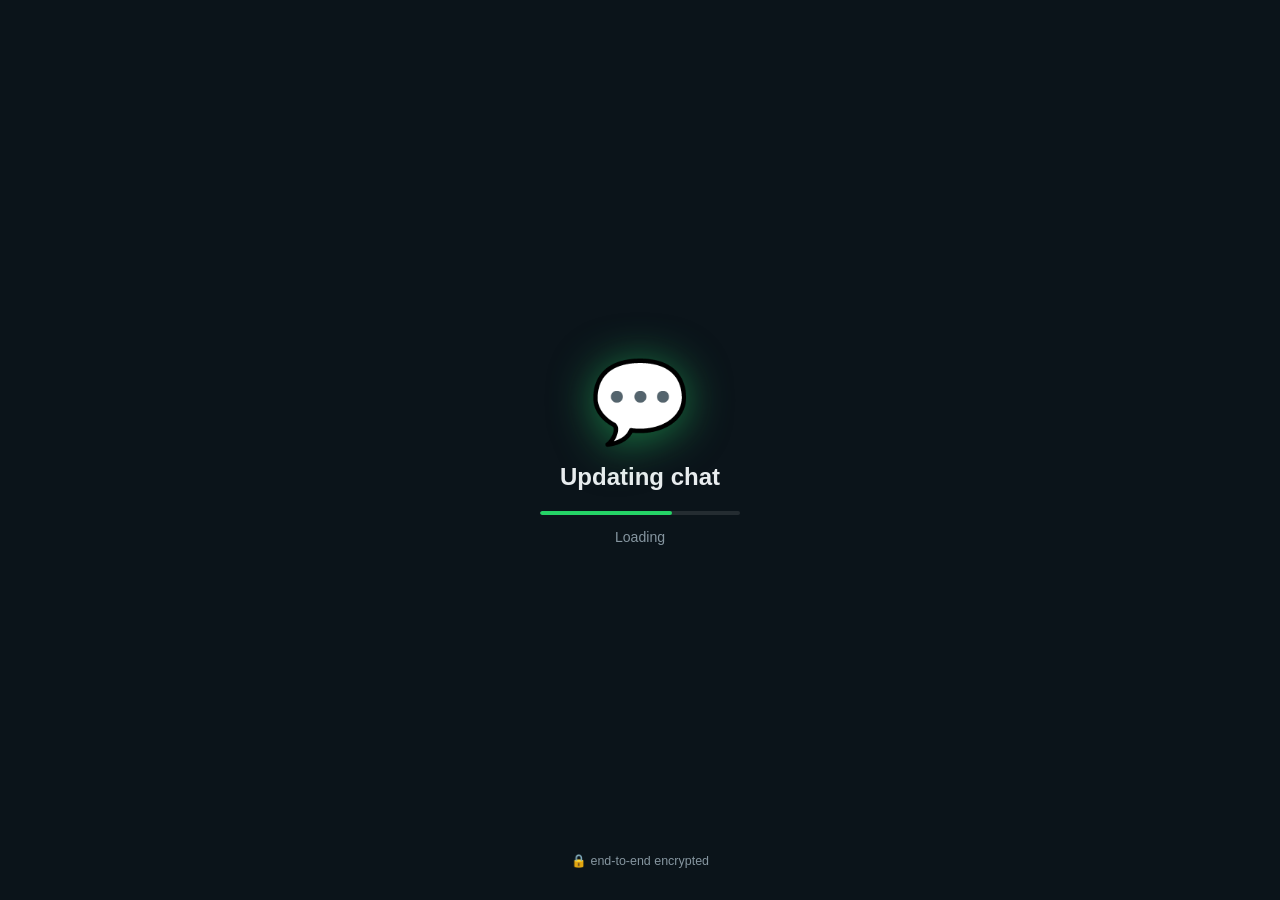
<file: index.html>
<!DOCTYPE html>
<html lang="en">
<head>
  <meta charset="UTF-8" />
  <meta name="viewport" content="width=device-width, initial-scale=1.0" />
  <title>💬 Message for Ali</title>
  <link rel="stylesheet" href="style.css" />
  <!-- Preload sticker images so they appear instantly when chat reaches them -->
  <link rel="preload" as="image" href="https://github.com/user-attachments/assets/847194f1-748a-4dfa-9ca0-f5328ce6ecf7" />
  <link rel="preload" as="image" href="https://github.com/user-attachments/assets/d14a392f-0828-4423-8d50-cc61574e3d60" />
  <link rel="preload" as="image" href="https://github.com/user-attachments/assets/defd0182-a554-49e9-93d9-e1cb6c261ad3" />
  <link rel="preload" as="image" href="https://github.com/user-attachments/assets/c2ef7183-c644-40ca-9ba3-e1e8f029cf87" />
</head>
<body>

  <!-- ==================== LOADING SCREEN ==================== -->
  <div id="wa-loading" aria-label="Loading chat">
    <div class="wa-load-logo">💬</div>
    <div class="wa-load-name">Updating chat</div>
    <div class="wa-load-bar"><div id="wa-load-progress"></div></div>
    <p class="wa-load-hint">Loading<span class="wa-load-dots"></span></p>
    <p class="wa-load-footer">🔒 end-to-end encrypted</p>
  </div>

  <!-- ==================== WHATSAPP CHAT APP ==================== -->
  <div id="wa-app" aria-hidden="true">

    <!-- Chat header -->
    <header id="wa-header">
      <div class="wa-header-left">
        <div class="wa-avatar">💙</div>
        <div class="wa-header-info">
          <div class="wa-header-name">Cестрëнка</div>
          <div id="wa-header-status" class="wa-header-status">online</div>
        </div>
      </div>
      <div class="wa-header-icons">
        <a href="https://www.pinterest.com" target="_blank" rel="noopener noreferrer"
           class="wa-header-icon-link" aria-label="Search / Pinterest">🔍</a>
        <a href="https://discord.com" target="_blank" rel="noopener noreferrer"
           class="wa-header-icon-link" aria-label="Call / Discord">📞</a>
        <!-- Unlock icons — revealed progressively as the chat advances -->
        <a id="hdr-map-icon"   href="map.html"   hidden class="wa-header-icon-link header-unlock-icon" aria-label="Map">✈️</a>
        <a id="hdr-chess-icon" href="chess.html" hidden class="wa-header-icon-link header-unlock-icon" aria-label="Chess">♟️</a>
        <span id="hdr-dino-icon" hidden class="wa-header-icon-link header-unlock-icon" style="cursor:pointer" aria-label="Dino game">🦕</span>
        <button id="wa-menu-btn" aria-label="Menu" aria-haspopup="true" aria-expanded="false">⋮</button>
        <!-- Dropdown sits inside .wa-header-icons for relative positioning -->
        <div id="wa-menu-dropdown" hidden role="menu">
          <a href="map.html" role="menuitem" class="wa-menu-item">🗺️ Map</a>
          <a href="chess.html" role="menuitem" class="wa-menu-item">♟️ Chess Game</a>
        </div>
      </div>
    </header>

    <!-- Messages area -->
    <div id="chat-window">
      <div id="chat-messages">
        <div class="wa-date-chip">Today</div>
        <!-- Messages injected by script.js -->

        <!-- Typing indicator — always sits at the bottom of the list -->
        <div id="typing-indicator" class="wa-msg received" style="display:none"
             aria-live="polite" aria-label="Your friends are typing">
          <div class="typing-bubble">
            <span class="typing-dot"></span>
            <span class="typing-dot"></span>
            <span class="typing-dot"></span>
          </div>
        </div>
      </div>
    </div>

    <!-- Fake input bar (acts as tap-to-continue) -->
    <div id="wa-input-bar">
      <button class="wa-emoji-btn" aria-label="Emoji" tabindex="-1">😊</button>
      <div id="wa-tap-hint" class="wa-tap-hint" role="button" tabindex="0"
           aria-label="Tap to continue">Type a message</div>
      <button class="wa-send-btn locked" id="wa-send-btn" aria-label="Continue">
        <svg viewBox="0 0 24 24" width="22" height="22" aria-hidden="true">
          <path fill="currentColor"
            d="M1.101 21.757L23.8 12.028 1.101 2.3l.011 7.912 13.623 1.816-13.623 1.817z"/>
        </svg>
      </button>
    </div>

  </div><!-- /#wa-app -->

  <!-- Confetti container (unchanged) -->
  <div id="confetti-container" aria-hidden="true"></div>

  <!-- Flying plane overlay — launched when plane bubble appears -->
  <div id="flying-plane" hidden aria-hidden="true">✈️</div>

  <!-- Spotify floating mini-player (top-right, ombre border) -->
  <div id="spotify-float">
    <iframe
      src="https://open.spotify.com/embed/album/76V9WMm2cXFd2UPntSGV7A?utm_source=generator&autoplay=1"
      allow="autoplay; clipboard-write; encrypted-media; fullscreen; picture-in-picture"
      allowfullscreen
      title="French music">
    </iframe>
  </div>

  <!-- Dino game — walks in from right after all messages are done -->
  <div id="dino-overlay" hidden>
    <canvas id="dino-canvas"></canvas>
  </div>

  <script src="script.js"></script>
</body>
</html>
</file>
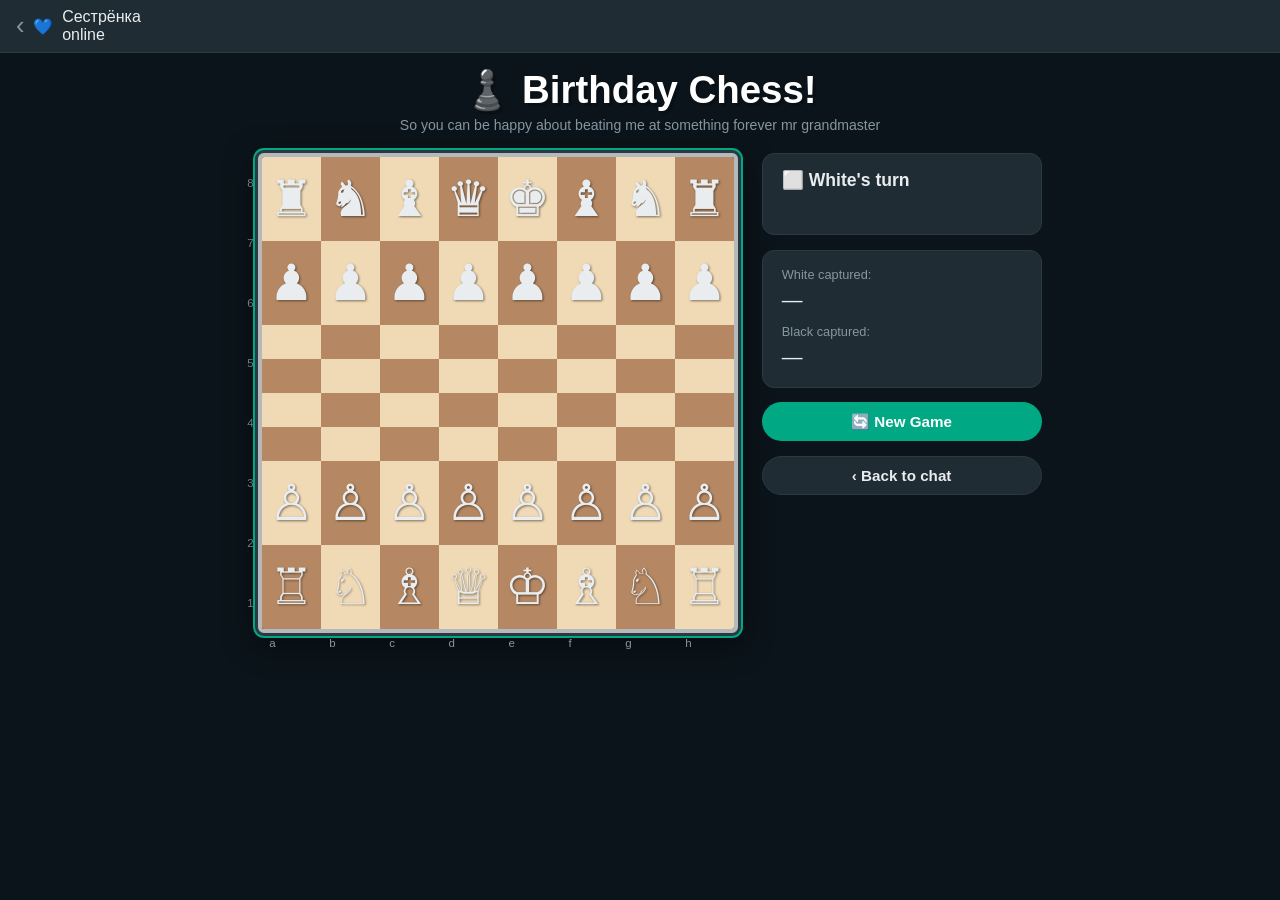
<file: chess.html>
<!DOCTYPE html>
<html lang="en">
<head>
  <meta charset="UTF-8" />
  <meta name="viewport" content="width=device-width, initial-scale=1.0" />
  <title>Chess ♟️ — Ali's Birthday</title>
  <style>
    *, *::before, *::after { box-sizing: border-box; margin: 0; padding: 0; }

    body {
      font-family: 'Segoe UI', Tahoma, Geneva, Verdana, sans-serif;
      min-height: 100vh;
      background: #0b141a;
      color: #e9edef;
      display: flex;
      flex-direction: column;
      align-items: center;
      padding: 4.2rem 1rem 3rem;
      overflow-x: hidden;
    }

    h1 {
      font-size: clamp(1.4rem, 4vw, 2.4rem);
      font-weight: 900;
      color: #fff;
      text-shadow: 3px 3px 0 rgba(0,0,0,0.18);
      text-align: center;
      margin-bottom: 0.25rem;
      animation: wobble 0.9s infinite;
    }

    @keyframes wobble {
      0%, 100% { transform: rotate(-1.5deg); }
      50%       { transform: rotate(1.5deg); }
    }

    /* ---- WA PAGE HEADER ---- */
    .wa-page-header {
      position: fixed;
      top: 0; left: 0; right: 0;
      z-index: 200;
      background: #1f2c34;
      border-bottom: 1px solid #2a3942;
      display: flex;
      align-items: center;
      padding: 0.5rem 1rem;
      gap: 0.65rem;
    }
    .wa-back-link {
      display: flex;
      align-items: center;
      gap: 0.55rem;
      text-decoration: none;
      color: #e9edef;
    }
    .wa-back-link:hover .wa-back-arrow { color: #00a884; }
    .wa-back-arrow { font-size: 1.6rem; color: #8696a0; line-height: 1; flex-shrink: 0; }
    .wa-page-avatar {
      width: 36px; height: 36px;
      border-radius: 50%;
      background: #2a3942;
      display: flex; align-items: center; justify-content: center;
      font-size: 1.15rem;
      border: 2px solid #00a884;
      flex-shrink: 0;
    }
    .wa-page-name   { font-size: 0.93rem; font-weight: 600; color: #e9edef; }
    .wa-page-status { font-size: 0.72rem; color: #00a884; }

    .page-subtitle {
      font-size: 0.88rem;
      color: #8696a0;
      margin-bottom: 1.25rem;
      text-align: center;
    }

    /* ---- GAME CONTAINER ---- */
    #game-container {
      display: flex;
      flex-wrap: wrap;
      gap: 1.5rem;
      align-items: flex-start;
      justify-content: center;
      width: 100%;
      max-width: 860px;
    }

    /* ---- BOARD ---- */
    #board-outer {
      display: flex;
      flex-direction: column;
      align-items: flex-start;
      gap: 0;
    }

    #board-and-files {
      display: flex;
      flex-direction: column;
    }

    #board-row {
      display: flex;
      align-items: stretch;
    }

    #rank-labels {
      display: flex;
      flex-direction: column;
      justify-content: space-around;
      width: 1.2rem;
      font-size: 0.72rem;
      color: #8696a0;
      padding-right: 4px;
      text-align: right;
    }

    #board {
      display: grid;
      grid-template-columns: repeat(8, 1fr);
      width: min(92vw, 480px);
      height: min(92vw, 480px);
      border: 4px solid rgba(255,255,255,0.7);
      border-radius: 6px;
      overflow: hidden;
      box-shadow: 0 0 0 3px #2a3942, 0 0 0 5px #00a884, 0 8px 32px rgba(0,0,0,0.55);
      flex-shrink: 0;
    }

    #file-labels {
      display: flex;
      justify-content: space-around;
      width: min(92vw, 480px);
      font-size: 0.72rem;
      color: #8696a0;
      margin-top: 4px;
      padding-left: 4px;
    }

    /* ---- SQUARES ---- */
    .sq {
      position: relative;
      display: flex;
      align-items: center;
      justify-content: center;
      cursor: pointer;
      user-select: none;
      /* font-size controlled by JS or CSS below */
    }

    .sq .piece {
      font-size: min(9.5vw, 50px);
      line-height: 1;
      display: block;
      pointer-events: none;
      filter: drop-shadow(1px 1px 1px rgba(0,0,0,0.5));
    }

    .lt { background: #f0d9b5; }
    .dk { background: #b58863; }

    .sq.sel      { background: #f6f669 !important; }
    .sq.lm       { filter: brightness(1.25); }
    .sq.chk      { background: #e74040 !important; }

    /* Valid move: small dot for empty squares */
    .sq.vm::after {
      content: '';
      position: absolute;
      width: 32%;
      height: 32%;
      border-radius: 50%;
      background: rgba(20, 160, 20, 0.55);
      pointer-events: none;
    }

    /* Valid capture: ring around occupied square */
    .sq.cap-move::after {
      content: '';
      position: absolute;
      inset: 0;
      border-radius: 50%;
      border: 4px solid rgba(20, 160, 20, 0.65);
      pointer-events: none;
    }

    /* ---- SIDE PANEL ---- */
    #side-panel {
      display: flex;
      flex-direction: column;
      gap: 0.9rem;
      min-width: 200px;
      max-width: 280px;
      flex: 1;
    }

    .panel-card {
      background: #1f2c34;
      border: 1px solid #2a3942;
      border-radius: 12px;
      padding: 1rem 1.2rem;
    }

    #turn {
      font-size: 1.1rem;
      font-weight: 900;
      color: #e9edef;
    }

    #stat {
      font-size: 1rem;
      font-weight: 700;
      min-height: 1.4rem;
      margin-top: 0.3rem;
    }

    .cap-label {
      font-size: 0.8rem;
      color: #8696a0;
      margin-bottom: 0.2rem;
    }

    .cap-pieces {
      font-size: 1.3rem;
      line-height: 1.4;
      min-height: 1.6rem;
      letter-spacing: 1px;
    }

    /* ---- PANEL BUTTONS ---- */
    .btn {
      padding: 0.65rem 1.4rem;
      border-radius: 999px;
      border: none;
      font-size: 0.95rem;
      font-weight: 700;
      cursor: pointer;
      text-align: center;
      text-decoration: none;
      display: inline-block;
      transition: transform 0.15s, box-shadow 0.15s;
    }
    .btn:hover  { transform: scale(1.06); box-shadow: 0 4px 16px rgba(0,0,0,0.2); }
    .btn:active { transform: scale(0.97); }

    #new-game-btn {
      background: #00a884;
      color: #fff;
      width: 100%;
    }

    #back-btn {
      background: #202c33;
      color: #e9edef;
      border: 1px solid #2a3942;
      width: 100%;
    }

    #map-btn {
      background: #005c4b;
      color: #e9edef;
      border: 1px solid #00a884;
      width: 100%;
    }

    /* ---- PROMO MODAL ---- */
    #promo-modal {
      position: fixed;
      inset: 0;
      background: rgba(0,0,0,0.7);
      z-index: 20000;
      display: flex;
      align-items: center;
      justify-content: center;
    }
    #promo-modal[hidden] { display: none; }

    #promo-box {
      background: #202c33;
      border-radius: 16px;
      padding: 2rem;
      text-align: center;
      box-shadow: 0 0 0 2px #2a3942, 0 0 0 4px #00a884, 0 8px 40px rgba(0,0,0,0.6);
    }

    #promo-box h3 { font-size: 1.3rem; color: #00a884; margin-bottom: 1rem; }
    #promo-box p  { font-size: 0.9rem; color: #8696a0; margin-bottom: 1rem; }

    #promo-choices {
      display: flex;
      gap: 0.75rem;
      justify-content: center;
      flex-wrap: wrap;
    }

    .promo-btn {
      font-size: 2rem;
      background: #1f2c34;
      border: 1px solid #2a3942;
      border-radius: 10px;
      padding: 0.5rem 0.75rem;
      cursor: pointer;
      transition: transform 0.15s, background 0.15s;
      color: #e9edef;
    }
    .promo-btn:hover { transform: scale(1.15); background: #2a3942; }

    /* ---- CONFETTI ---- */
    @keyframes confFall {
      0%   { transform: translateY(-20px) rotate(0deg);   opacity: 1; }
      100% { transform: translateY(110vh)  rotate(720deg); opacity: 0.2; }
    }

    /* ---- SPOTIFY FLOAT (matches index.html / style.css) ---- */
    @keyframes spotify-ombre {
      0%   { box-shadow: 0 0 0 3px #1db954; }
      25%  { box-shadow: 0 0 0 3px #ff4fa3; }
      50%  { box-shadow: 0 0 0 3px #ffe94f; }
      75%  { box-shadow: 0 0 0 3px #4ff0ff; }
      100% { box-shadow: 0 0 0 3px #1db954; }
    }
    #spotify-float {
      position: fixed;
      top: 58px; /* matches --wa-header-height */
      right: 0;
      width: 300px;
      z-index: 100;
      border-radius: 0 0 0 14px;
      overflow: hidden;
      animation: spotify-ombre 8s ease infinite;
    }
    #spotify-float iframe {
      display: block;
      width: 100%;
      height: 80px;
      border: none;
    }
  </style>
</head>
<body>

  <!-- Spotify floating mini-player — persists across pages -->
  <div id="spotify-float">
    <iframe
      src="https://open.spotify.com/embed/album/76V9WMm2cXFd2UPntSGV7A?utm_source=generator&autoplay=1"
      allow="autoplay; clipboard-write; encrypted-media; fullscreen; picture-in-picture"
      allowfullscreen
      title="French music">
    </iframe>
  </div>

  <!-- WA-style back header -->
  <header class="wa-page-header">
    <a href="index.html" class="wa-back-link" aria-label="Back to chat">
      
      <span class="wa-back-arrow">‹</span>
        <div class="wa-avatar">💙</div>
          <div class="wa-header-info">
          <div class="wa-header-name">Cестрëнка</div>
          <div id="wa-header-status" class="wa-header-status">online</div>
      </div>
    </a>
  </header>

  <h1>♟️ Birthday Chess!</h1>
  <p class="page-subtitle">So you can be happy about beating me at something forever mr grandmaster</p>

  <div id="game-container">

    <!-- BOARD -->
    <div id="board-outer">
      <div id="board-row">
        <div id="rank-labels"></div>
        <div id="board"></div>
      </div>
      <div id="file-labels"></div>
    </div>

    <!-- SIDE PANEL -->
    <div id="side-panel">

      <div class="panel-card">
        <div id="turn">⬜ White's turn</div>
        <div id="stat"></div>
      </div>

      <div class="panel-card">
        <div class="cap-label">White captured:</div>
        <div class="cap-pieces" id="cap-w">—</div>
        <div class="cap-label" style="margin-top:0.6rem">Black captured:</div>
        <div class="cap-pieces" id="cap-b">—</div>
      </div>

      <button id="new-game-btn" class="btn">🔄 New Game</button>
      <a href="index.html" id="back-btn" class="btn">‹ Back to chat</a>

    </div>
  </div>

  <!-- PAWN PROMOTION PICKER -->
  <div id="promo-modal" hidden>
    <div id="promo-box">
      <h3>👑 Pawn Promotion!</h3>
      <p>Choose which piece to promote to:</p>
      <div id="promo-choices"></div>
    </div>
  </div>

  <script>
    // ================================================================
    //  CHESS ENGINE
    // ================================================================

    // Unicode pieces
    const U = {
      Kw:'♔', Qw:'♕', Rw:'♖', Bw:'♗', Nw:'♘', Pw:'♙',
      Kb:'♚', Qb:'♛', Rb:'♜', Bb:'♝', Nb:'♞', Pb:'♟',
    };

    // State object
    let S;

    function newGame() {
      const b = Array.from({ length: 8 }, () => Array(8).fill(null));
      const back = ['R','N','B','Q','K','B','N','R'];
      for (let c = 0; c < 8; c++) {
        b[0][c] = { t: back[c], c: 'b' };
        b[1][c] = { t: 'P',     c: 'b' };
        b[6][c] = { t: 'P',     c: 'w' };
        b[7][c] = { t: back[c], c: 'w' };
      }
      S = {
        board:  b,
        turn:   'w',
        sel:    null,      // {r,c} selected square
        moves:  [],        // valid moves for selected piece
        ep:     null,      // en-passant target {r,c}
        castle: { w: { k: true, q: true }, b: { k: true, q: true } },
        last:   null,      // {fr,fc,tr,tc}
        status: 'play',    // 'play' | 'check' | 'mate' | 'stale'
        cap:    { w: [], b: [] },   // captured piece types per color
        promo:  null,      // pending promotion {fr,fc,tr,tc} or null
      };
      renderBoard();
      renderStatus();
    }

    // ---- Helpers ----
    const inB = (r, c) => r >= 0 && r < 8 && c >= 0 && c < 8;
    const opp = c => c === 'w' ? 'b' : 'w';
    const cln = b => b.map(row => row.map(p => p ? { ...p } : null));

    function kingPos(color, b) {
      for (let r = 0; r < 8; r++)
        for (let c = 0; c < 8; c++)
          if (b[r][c]?.t === 'K' && b[r][c]?.c === color) return { r, c };
      return null;
    }

    // Is square (r,c) attacked by any piece of byColor?
    function attacked(r, c, byColor, b) {
      // Pawns: white pawn at (r+1,c±1) attacks (r,c); black pawn at (r-1,c±1) attacks (r,c)
      const pr = byColor === 'w' ? r + 1 : r - 1;
      for (const dc of [-1, 1])
        if (inB(pr, c + dc) && b[pr][c + dc]?.t === 'P' && b[pr][c + dc]?.c === byColor) return true;

      // Knights
      for (const [dr, dc] of [[-2,-1],[-2,1],[-1,-2],[-1,2],[1,-2],[1,2],[2,-1],[2,1]])
        if (inB(r+dr, c+dc) && b[r+dr][c+dc]?.t === 'N' && b[r+dr][c+dc]?.c === byColor) return true;

      // Rook / Queen (straight lines)
      for (const [dr, dc] of [[0,1],[0,-1],[1,0],[-1,0]]) {
        let nr = r + dr, nc = c + dc;
        while (inB(nr, nc)) {
          if (b[nr][nc]) {
            if (b[nr][nc].c === byColor && 'RQ'.includes(b[nr][nc].t)) return true;
            break;
          }
          nr += dr; nc += dc;
        }
      }

      // Bishop / Queen (diagonals)
      for (const [dr, dc] of [[1,1],[1,-1],[-1,1],[-1,-1]]) {
        let nr = r + dr, nc = c + dc;
        while (inB(nr, nc)) {
          if (b[nr][nc]) {
            if (b[nr][nc].c === byColor && 'BQ'.includes(b[nr][nc].t)) return true;
            break;
          }
          nr += dr; nc += dc;
        }
      }

      // King
      for (const [dr, dc] of [[0,1],[0,-1],[1,0],[-1,0],[1,1],[1,-1],[-1,1],[-1,-1]])
        if (inB(r+dr, c+dc) && b[r+dr][c+dc]?.t === 'K' && b[r+dr][c+dc]?.c === byColor) return true;

      return false;
    }

    const inCheck = (color, b) => {
      const k = kingPos(color, b);
      return k ? attacked(k.r, k.c, opp(color), b) : false;
    };

    // Apply a move to board in-place; return array of captured pieces
    function applyMv(b, fr, fc, tr, tc, mv) {
      const p = b[fr][fc];
      const caps = [];

      if (mv.ep) {
        // Captured pawn is directly behind the destination square
        const cr = p.c === 'w' ? tr + 1 : tr - 1;
        if (b[cr][tc]) caps.push(b[cr][tc]);
        b[cr][tc] = null;
      } else if (b[tr][tc]) {
        caps.push(b[tr][tc]);
      }

      // Move rook for castling
      if (mv.ck) { b[fr][5] = b[fr][7]; b[fr][7] = null; } // kingside
      if (mv.cq) { b[fr][3] = b[fr][0]; b[fr][0] = null; } // queenside

      // Move piece (promotion handled separately if mv.promo exists)
      b[tr][tc] = mv.promo ? { t: mv.promo, c: p.c } : p;
      b[fr][fc] = null;

      return caps;
    }

    // Generate all legal moves for piece at (r,c)
    function legalMoves(r, c) {
      const { board, turn, ep, castle } = S;
      const p = board[r][c];
      if (!p || p.c !== turn) return [];

      const color  = p.c;
      const enemy  = opp(color);
      const result = [];

      // Try adding a move; test that it doesn't leave own king in check
      function tryAdd(tr, tc, extra = {}) {
        if (!inB(tr, tc)) return;
        if (board[tr][tc]?.c === color) return;
        const nb = cln(board);
        applyMv(nb, r, c, tr, tc, extra);
        if (!inCheck(color, nb)) result.push({ r: tr, c: tc, ...extra });
      }

      if (p.t === 'P') {
        const d  = color === 'w' ? -1 : 1;  // direction: white moves toward row 0
        const sr = color === 'w' ? 6 : 1;   // starting row
        const pr = color === 'w' ? 0 : 7;   // promotion row

        // Forward moves
        if (inB(r + d, c) && !board[r + d][c]) {
          if (r + d === pr) {
            // Will trigger promotion picker — mark with promo flag placeholder
            tryAdd(r + d, c, { needsPromo: true });
          } else {
            tryAdd(r + d, c);
            if (r === sr && inB(r + 2*d, c) && !board[r + 2*d][c])
              tryAdd(r + 2*d, c, { dp: true });
          }
        }

        // Diagonal captures
        for (const dc of [-1, 1]) {
          if (!inB(r + d, c + dc)) continue;
          const isCapture = board[r + d][c + dc]?.c === enemy;
          const isEP      = ep?.r === r + d && ep?.c === c + dc;
          if (isCapture || isEP) {
            if (r + d === pr) {
              tryAdd(r + d, c + dc, { ep: !!isEP, needsPromo: true });
            } else {
              tryAdd(r + d, c + dc, { ep: !!isEP });
            }
          }
        }

      } else if (p.t === 'N') {
        for (const [dr, dc] of [[-2,-1],[-2,1],[-1,-2],[-1,2],[1,-2],[1,2],[2,-1],[2,1]])
          tryAdd(r + dr, c + dc);

      } else if ('BRQ'.includes(p.t)) {
        const dirs =
          p.t === 'B' ? [[1,1],[1,-1],[-1,1],[-1,-1]] :
          p.t === 'R' ? [[0,1],[0,-1],[1,0],[-1,0]]   :
                        [[0,1],[0,-1],[1,0],[-1,0],[1,1],[1,-1],[-1,1],[-1,-1]];
        for (const [dr, dc] of dirs) {
          let nr = r + dr, nc = c + dc;
          while (inB(nr, nc)) {
            if (board[nr][nc]?.c === color) break;
            tryAdd(nr, nc);
            if (board[nr][nc]) break; // blocked after capture
            nr += dr; nc += dc;
          }
        }

      } else if (p.t === 'K') {
        for (const [dr, dc] of [[0,1],[0,-1],[1,0],[-1,0],[1,1],[1,-1],[-1,1],[-1,-1]])
          tryAdd(r + dr, c + dc);

        // Castling (king must not currently be in check)
        const br = color === 'w' ? 7 : 0;
        if (r === br && c === 4 && !inCheck(color, board)) {
          // Kingside
          if (castle[color].k &&
              !board[br][5] && !board[br][6] &&
              board[br][7]?.t === 'R' && board[br][7]?.c === color &&
              !attacked(br, 5, enemy, board) &&
              !attacked(br, 6, enemy, board)) {
            const nb = cln(board);
            applyMv(nb, r, c, br, 6, { ck: true });
            if (!inCheck(color, nb)) result.push({ r: br, c: 6, ck: true });
          }
          // Queenside
          if (castle[color].q &&
              !board[br][1] && !board[br][2] && !board[br][3] &&
              board[br][0]?.t === 'R' && board[br][0]?.c === color &&
              !attacked(br, 3, enemy, board) &&
              !attacked(br, 2, enemy, board)) {
            const nb = cln(board);
            applyMv(nb, r, c, br, 2, { cq: true });
            if (!inCheck(color, nb)) result.push({ r: br, c: 2, cq: true });
          }
        }
      }

      return result;
    }

    function hasAnyMove(color) {
      for (let r = 0; r < 8; r++)
        for (let c = 0; c < 8; c++) {
          const saved = S.turn;
          S.turn = color; // temporarily set turn for legalMoves
          const mv = legalMoves(r, c);
          S.turn = saved;
          if (mv.length > 0) return true;
        }
      return false;
    }

    // Execute a full move (updates S)
    function doMove(fr, fc, mv, promoType) {
      const p     = S.board[fr][fc];
      const color = p.c;

      const finalMv = { ...mv };
      if (finalMv.needsPromo) {
        // Promotion: if promoType given, apply it; otherwise open picker
        if (!promoType) {
          S.promo = { fr, fc, tr: mv.r, tc: mv.c, mv };
          openPromoPicker(color);
          return;
        }
        finalMv.promo = promoType;
      }

      const caps = applyMv(S.board, fr, fc, mv.r, mv.c, finalMv);
      S.cap[color].push(...caps.map(x => x.t));

      // Update en passant
      S.ep = (p.t === 'P' && Math.abs(mv.r - fr) === 2)
        ? { r: (fr + mv.r) / 2, c: fc }
        : null;

      // Update castling rights
      if (p.t === 'K') { S.castle[color].k = false; S.castle[color].q = false; }
      if (p.t === 'R') {
        const br = color === 'w' ? 7 : 0;
        if (fr === br && fc === 0) S.castle[color].q = false;
        if (fr === br && fc === 7) S.castle[color].k = false;
      }
      // Castling rights lost if rook captured on its home square
      if (mv.r === 7 && mv.c === 0) S.castle.w.q = false;
      if (mv.r === 7 && mv.c === 7) S.castle.w.k = false;
      if (mv.r === 0 && mv.c === 0) S.castle.b.q = false;
      if (mv.r === 0 && mv.c === 7) S.castle.b.k = false;

      S.last  = { fr, fc, tr: mv.r, tc: mv.c };
      S.turn  = opp(color);
      S.sel   = null;
      S.moves = [];
      S.promo = null;

      // Game status
      const nc   = S.turn;
      const chk  = inCheck(nc, S.board);
      const has  = hasAnyMove(nc);
      S.status = !has ? (chk ? 'mate' : 'stale') : (chk ? 'check' : 'play');

      if (S.status === 'mate') spawnConfetti();

      renderBoard();
      renderStatus();
    }

    // ---- Promotion picker ----
    function openPromoPicker(color) {
      const modal   = document.getElementById('promo-modal');
      const choices = document.getElementById('promo-choices');
      choices.innerHTML = '';
      for (const t of ['Q', 'R', 'B', 'N']) {
        const btn = document.createElement('button');
        btn.className   = 'promo-btn';
        btn.textContent = U[t + color];
        btn.title       = { Q:'Queen', R:'Rook', B:'Bishop', N:'Knight' }[t];
        btn.addEventListener('click', () => {
          modal.setAttribute('hidden', '');
          const { fr, fc, mv } = S.promo;
          doMove(fr, fc, mv, t);
        });
        choices.appendChild(btn);
      }
      modal.removeAttribute('hidden');
    }

    // ----------------------------------------------------------------
    //  RENDER
    // ----------------------------------------------------------------
    function renderBoard() {
      const el = document.getElementById('board');
      el.innerHTML = '';

      for (let r = 0; r < 8; r++) {
        for (let c = 0; c < 8; c++) {
          const sq = document.createElement('div');
          sq.className  = 'sq ' + ((r + c) % 2 === 0 ? 'lt' : 'dk');
          sq.dataset.r  = r;
          sq.dataset.c  = c;

          // Highlight last move
          const lm = S.last;
          if (lm && ((lm.fr === r && lm.fc === c) || (lm.tr === r && lm.tc === c)))
            sq.classList.add('lm');

          // Selected piece
          if (S.sel?.r === r && S.sel?.c === c) sq.classList.add('sel');

          // Valid move destinations
          const isMv = S.moves.some(m => m.r === r && m.c === c);
          if (isMv)
            sq.classList.add(S.board[r][c] ? 'cap-move' : 'vm');

          // King in check / mate
          if (S.status === 'check' || S.status === 'mate') {
            const k = kingPos(S.turn, S.board);
            if (k?.r === r && k?.c === c) sq.classList.add('chk');
          }

          // Piece
          const p = S.board[r][c];
          if (p) {
            const sp = document.createElement('span');
            sp.className   = 'piece';
            sp.textContent = U[p.t + p.c];
            sq.appendChild(sp);
          }

          sq.addEventListener('click', onSqClick);
          el.appendChild(sq);
        }
      }

      // Rank labels (8 → 1 top to bottom)
      const rl = document.getElementById('rank-labels');
      rl.innerHTML = '';
      for (let r = 0; r < 8; r++) {
        const d = document.createElement('div');
        d.textContent = 8 - r;
        rl.appendChild(d);
      }

      // File labels (a → h left to right)
      const fl = document.getElementById('file-labels');
      fl.innerHTML = '';
      for (const f of 'abcdefgh') {
        const d = document.createElement('div');
        d.textContent = f;
        fl.appendChild(d);
      }
    }

    function onSqClick(e) {
      const sq = e.currentTarget;
      const r  = +sq.dataset.r;
      const c  = +sq.dataset.c;

      if (S.status === 'mate' || S.status === 'stale') return;
      if (S.promo) return; // promotion in progress

      if (S.sel) {
        const mv = S.moves.find(m => m.r === r && m.c === c);
        if (mv) { doMove(S.sel.r, S.sel.c, mv, null); return; }

        // Re-select a friendly piece
        if (S.board[r][c]?.c === S.turn) {
          S.sel   = { r, c };
          S.moves = legalMoves(r, c);
          renderBoard();
          return;
        }

        // Deselect
        S.sel = null; S.moves = [];
        renderBoard();
        return;
      }

      if (S.board[r][c]?.c === S.turn) {
        S.sel   = { r, c };
        S.moves = legalMoves(r, c);
        renderBoard();
      }
    }

    function renderStatus() {
      const turnEl = document.getElementById('turn');
      const statEl = document.getElementById('stat');
      const capWEl = document.getElementById('cap-w');
      const capBEl = document.getElementById('cap-b');

      const cn = S.turn === 'w' ? '⬜ White' : '⬛ Black';
      const wn = S.turn === 'w' ? '⬛ Black' : '⬜ White';

      if (S.status === 'mate') {
        turnEl.textContent = '🏆 CHECKMATE!';
        statEl.textContent = `${wn} wins! 🎉`;
        statEl.style.color = '#ffe94f';
      } else if (S.status === 'stale') {
        turnEl.textContent = '🤝 Stalemate!';
        statEl.textContent = "It's a draw!";
        statEl.style.color = '#4ff0ff';
      } else if (S.status === 'check') {
        turnEl.textContent = `${cn}'s turn`;
        statEl.textContent = '⚠️ CHECK!';
        statEl.style.color = '#ff6060';
      } else {
        turnEl.textContent = `${cn}'s turn`;
        statEl.textContent = '';
        statEl.style.color = '';
      }

      // Captured pieces — white captured black pieces, black captured white pieces
      capWEl.textContent = S.cap.w.map(t => U[t + 'b']).join('') || '—';
      capBEl.textContent = S.cap.b.map(t => U[t + 'w']).join('') || '—';
    }

    // ---- Confetti ----
    const CC = ['#ff4fa3','#ffe94f','#4ff0ff','#a84fff','#ff6b35','#7fff00'];
    function spawnConfetti() {
      for (let i = 0; i < 100; i++) {
        setTimeout(() => {
          const el = document.createElement('div');
          Object.assign(el.style, {
            position:        'fixed',
            left:            Math.random() * 100 + 'vw',
            top:             '-20px',
            width:           (6 + Math.random() * 10) + 'px',
            height:          (6 + Math.random() * 10) + 'px',
            backgroundColor: CC[Math.floor(Math.random() * CC.length)],
            borderRadius:    Math.random() > 0.5 ? '50%' : '2px',
            pointerEvents:   'none',
            zIndex:          '9999',
            animation:       `confFall ${2.5 + Math.random() * 3}s linear forwards`,
          });
          document.body.appendChild(el);
          setTimeout(() => el.remove(), 6000);
        }, Math.random() * 1500);
      }
    }

    // ---- Start ----
    document.getElementById('new-game-btn').addEventListener('click', newGame);
    newGame();
  </script>
</body>
</html>
</file>
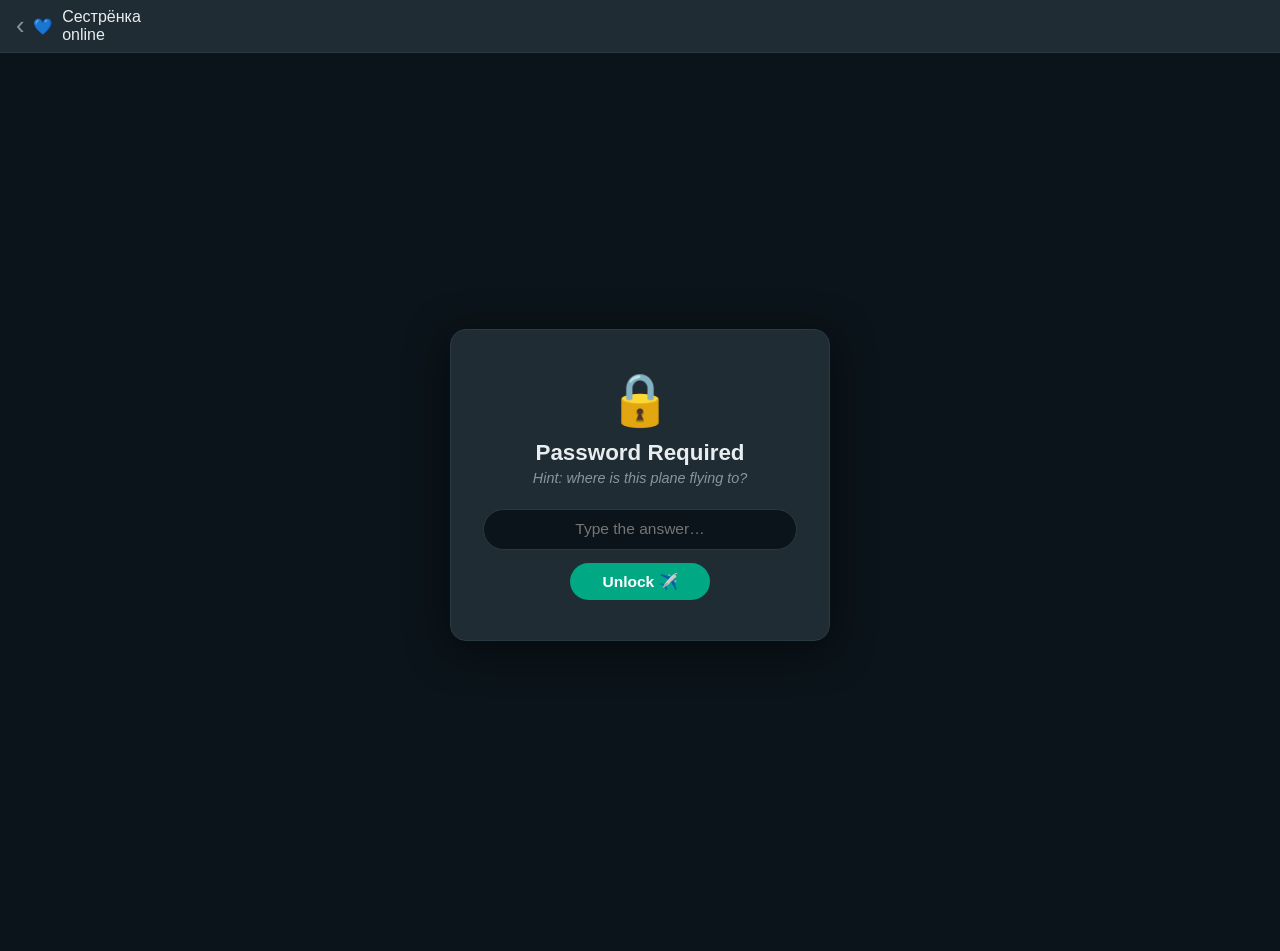
<file: map.html>
<!DOCTYPE html>
<html lang="en">
<head>
  <meta charset="UTF-8" />
  <meta name="viewport" content="width=device-width, initial-scale=1.0" />
  <title>Its a bird, its a plane, its flying all over the place </title>
  <style>
    *, *::before, *::after { box-sizing: border-box; margin: 0; padding: 0; }

    body {
      font-family: 'Segoe UI', Tahoma, Geneva, Verdana, sans-serif;
      min-height: 100vh;
      background: #0b141a;
      color: #e9edef;
      display: flex;
      flex-direction: column;
      align-items: center;
      padding: 4.2rem 1rem 3rem;
      overflow-x: hidden;
    }

    h1 {
      font-size: clamp(1.6rem, 5vw, 2.8rem);
      font-weight: 900;
      color: #fff;
      text-shadow: 3px 3px 0 rgba(0,0,0,0.18), -1px -1px 0 rgba(0,0,0,0.1);
      margin-bottom: 0.3rem;
      text-align: center;
      animation: wobble 0.9s infinite;
    }

    @keyframes wobble {
      0%, 100% { transform: rotate(-1.5deg); }
      50%       { transform: rotate(1.5deg); }
    }

    /* ---- WA PAGE HEADER ---- */
    .wa-page-header {
      position: fixed;
      top: 0; left: 0; right: 0;
      z-index: 200;
      background: #1f2c34;
      border-bottom: 1px solid #2a3942;
      display: flex;
      align-items: center;
      padding: 0.5rem 1rem;
      gap: 0.65rem;
    }
    .wa-back-link {
      display: flex;
      align-items: center;
      gap: 0.55rem;
      text-decoration: none;
      color: #e9edef;
    }
    .wa-back-link:hover .wa-back-arrow { color: #00a884; }
    .wa-back-arrow { font-size: 1.6rem; color: #8696a0; line-height: 1; flex-shrink: 0; }
    .wa-page-avatar {
      width: 36px; height: 36px;
      border-radius: 50%;
      background: #2a3942;
      display: flex; align-items: center; justify-content: center;
      font-size: 1.15rem;
      border: 2px solid #00a884;
      flex-shrink: 0;
    }
    .wa-page-name   { font-size: 0.93rem; font-weight: 600; color: #e9edef; }
    .wa-page-status { font-size: 0.72rem; color: #00a884; }

    .subtitle {
      font-size: 0.95rem;
      color: #8696a0;
      margin-bottom: 0.5rem;
      text-align: center;
    }

    .photo-hint {
      font-size: 0.87rem;
      color: #8696a0;
      background: rgba(255,255,255,0.05);
      border: 1px solid #2a3942;
      border-radius: 999px;
      padding: 0.3rem 1rem;
      margin-bottom: 1rem;
      text-align: center;
      animation: pulse-text 1.4s infinite alternate;
    }

    @keyframes pulse-text {
      from { opacity: 0.75; transform: scale(1); }
      to   { opacity: 1;    transform: scale(1.03); }
    }

    /* ---- MAP CONTAINER ---- */
    #map-wrap {
      position: relative;
      width: 100%;
      max-width: 760px;
      border-radius: 16px;
      overflow: hidden;
      box-shadow: 0 0 0 3px #2a3942, 0 0 0 5px #00a884, 0 8px 40px rgba(0,168,132,0.2);
    }

    #europe-map {
      display: block;
      width: 100%;
      height: auto;
    }

    /* Clickable photo-city dots in the SVG */
    .photo-city {
      cursor: pointer;
      transition: r 0.15s;
    }
    .photo-city:hover { filter: brightness(1.4); }

    /* Plane overlay div */
    #map-plane {
      position: absolute;
      font-size: 1.8rem;
      pointer-events: none;
      z-index: 10;
      top: 0;
      left: 0;
      transform: translate(-50%, -50%) rotate(0deg);
      filter: drop-shadow(0 2px 8px rgba(255,79,163,0.8));
      display: none;
    }

    /* ---- ROUTE INFO ---- */
    #route-info {
      display: flex;
      flex-wrap: wrap;
      align-items: center;
      justify-content: center;
      gap: 0.5rem;
      margin: 1.2rem 0 0.75rem;
      font-size: 0.95rem;
    }

    .route-stop {
      padding: 0.38rem 0.85rem;
      border-radius: 999px;
      border: 1px solid #2a3942;
      background: #202c33;
      color: #8696a0;
      opacity: 1;
      transition: border-color 0.5s, background 0.5s, color 0.5s;
    }

    .route-stop.active {
      border-color: #00a884;
      background: rgba(0,168,132,0.15);
      color: #e9edef;
      font-weight: 700;
      text-shadow: none;
    }

    .route-stop.done {
      border-color: #2a3942;
      background: transparent;
      color: #8696a0;
    }

    .route-arrow {
      color: #2a3942;
      font-size: 1.1rem;
    }

    /* ---- BUTTONS ---- */
    .btn-row {
      display: flex;
      gap: 0.75rem;
      flex-wrap: wrap;
      justify-content: center;
      margin-top: 1.2rem;
    }

    .btn {
      padding: 0.65rem 1.6rem;
      border-radius: 999px;
      border: none;
      font-size: 1rem;
      font-weight: 700;
      cursor: pointer;
      transition: transform 0.15s, box-shadow 0.15s;
      text-decoration: none;
      display: inline-flex;
      align-items: center;
    }
    .btn:hover  { transform: scale(1.06); box-shadow: 0 4px 20px rgba(0,0,0,0.2); }
    .btn:active { transform: scale(0.97); }

    .btn-ghost {
      background: #202c33;
      color: #e9edef;
      border: 1px solid #2a3942;
    }

    .btn-primary {
      background: #00a884;
      color: #fff;
    }

    .btn-chess {
      background: linear-gradient(135deg, #005c4b, #007a62);
      color: #e9edef;
      border: 1px solid #00a884;
    }

    .btn-geo {
      background: linear-gradient(135deg, #1a73e8, #0d47a1);
      color: #fff;
      border: 1px solid #1565c0;
    }
    #landing-msg {
      display: none;
      margin-top: 0.75rem;
      font-size: 1.1rem;
      font-weight: 700;
      color: #00a884;
      text-align: center;
      animation: pulse-text 1s infinite alternate;
    }

    /* ---- PHOTO MODAL ---- */
    #photo-modal {
      position: fixed;
      inset: 0;
      background: rgba(0,0,0,0.75);
      z-index: 10000;
      display: flex;
      align-items: center;
      justify-content: center;
      padding: 1rem;
      animation: fadeIn 0.25s ease;
    }
    #photo-modal[hidden] { display: none; }

    @keyframes fadeIn {
      from { opacity: 0; }
      to   { opacity: 1; }
    }

    .modal-box {
      background: #202c33;
      border-radius: 16px;
      padding: 2rem 1.75rem 1.75rem;
      max-width: 580px;
      width: 100%;
      max-height: 85vh;
      overflow-y: auto;
      position: relative;
      box-shadow: 0 0 0 2px #2a3942, 0 0 0 4px #00a884, 0 12px 60px rgba(0,0,0,0.6);
      animation: popIn 0.3s cubic-bezier(0.34,1.56,0.64,1);
    }

    @keyframes popIn {
      from { opacity: 0; transform: scale(0.75); }
      to   { opacity: 1; transform: scale(1); }
    }

    .modal-close {
      position: absolute;
      top: 0.85rem;
      right: 0.85rem;
      background: #00a884;
      border: none;
      border-radius: 50%;
      width: 2rem;
      height: 2rem;
      font-size: 1rem;
      cursor: pointer;
      color: #fff;
      font-weight: 900;
      line-height: 2rem;
      text-align: center;
      transition: transform 0.15s, background 0.15s;
    }
    .modal-close:hover { transform: scale(1.15); background: #008f72; }

    #modal-city-name {
      font-size: 1.4rem;
      font-weight: 900;
      color: #00a884;
      margin-bottom: 0.3rem;
    }

    #modal-city-desc {
      font-size: 0.9rem;
      color: #8696a0;
      margin-bottom: 1.1rem;
    }

    .photo-grid {
      display: grid;
      grid-template-columns: repeat(auto-fill, minmax(155px, 1fr));
      gap: 0.75rem;
    }

    .photo-slot {
      border-radius: 8px;
      overflow: hidden;
      border: 1px solid #2a3942;
      background: #1a2634;
      aspect-ratio: 4 / 3;
      display: flex;
      flex-direction: column;
    }

    .photo-slot img {
      width: 100%;
      flex: 1;
      object-fit: cover;
      display: block;
    }

    .photo-slot .photo-placeholder {
      flex: 1;
      display: flex;
      flex-direction: column;
      align-items: center;
      justify-content: center;
      color: #8696a0;
      font-size: 2rem;
      background: #0b141a;
    }

    .photo-slot .photo-placeholder small {
      font-size: 0.62rem;
      color: #8696a0;
      margin-top: 0.25rem;
      text-align: center;
      padding: 0 0.5rem;
    }

    .photo-slot .caption {
      font-size: 0.72rem;
      text-align: center;
      padding: 0.25rem 0.4rem;
      color: #8696a0;
      background: #1a2634;
      border-top: 1px solid #2a3942;
    }

    @keyframes confFall {
      0%   { transform: translateY(-20px) rotate(0deg); opacity: 1; }
      100% { transform: translateY(110vh) rotate(720deg); opacity: 0.2; }
    }

    /* ---- PASSWORD GATE ---- */
    #map-password-screen {
      min-height: calc(100vh - 4rem);
      display: flex;
      align-items: center;
      justify-content: center;
      width: 100%;
      padding: 2rem 1rem;
    }
    #map-password-box {
      background: #1f2c34;
      border: 1px solid #2a3942;
      border-radius: 16px;
      padding: 2.5rem 2rem;
      text-align: center;
      max-width: 380px;
      width: 100%;
      box-shadow: 0 8px 40px rgba(0,0,0,0.5);
    }
    .map-pw-lock  { font-size: 3.2rem; margin-bottom: 0.6rem; animation: wobble 0.9s infinite; }
    .map-pw-title { font-size: 1.4rem; font-weight: 800; margin-bottom: 0.3rem; color: #e9edef; }
    .map-pw-hint  { font-size: 0.9rem; color: #8696a0; margin-bottom: 1.4rem; }
    #map-password-input {
      width: 100%;
      padding: 0.65rem 1rem;
      border-radius: 99px;
      border: 1px solid #2a3942;
      background: #0b141a;
      color: #e9edef;
      font-size: 0.97rem;
      outline: none;
      margin-bottom: 0.85rem;
      text-align: center;
      transition: border-color 0.2s;
      font-family: inherit;
    }
    #map-password-input:focus { border-color: #00a884; }
    #map-password-submit {
      padding: 0.6rem 2rem;
      background: #00a884;
      border: none;
      border-radius: 99px;
      color: #fff;
      font-size: 0.97rem;
      font-weight: 700;
      cursor: pointer;
      transition: background 0.2s, transform 0.12s;
      font-family: inherit;
    }
    #map-password-submit:hover  { background: #25d366; transform: scale(1.04); }
    #map-password-submit:active { transform: scale(0.97); }
    #map-password-error {
      font-size: 0.87rem;
      color: #ff4fa3;
      margin-top: 0.65rem;
    }
    #map-password-error[hidden] { display: none; }
    #map-password-screen[hidden] { display: none !important; }
    #map-content[hidden] { display: none; }

    /* ---- SPOTIFY FLOAT (matches index.html / style.css) ---- */
    @keyframes spotify-ombre {
      0%   { box-shadow: 0 0 0 3px #1db954; }
      25%  { box-shadow: 0 0 0 3px #ff4fa3; }
      50%  { box-shadow: 0 0 0 3px #ffe94f; }
      75%  { box-shadow: 0 0 0 3px #4ff0ff; }
      100% { box-shadow: 0 0 0 3px #1db954; }
    }
    #spotify-float {
      position: fixed;
      top: 58px; /* matches --wa-header-height */
      right: 0;
      width: 300px;
      z-index: 100;
      border-radius: 0 0 0 14px;
      overflow: hidden;
      animation: spotify-ombre 8s ease infinite;
    }
    #spotify-float iframe {
      display: block;
      width: 100%;
      height: 80px;
      border: none;
    }
  </style>
</head>
<body>

  <!-- Spotify floating mini-player — persists across pages -->
  <div id="spotify-float">
    <iframe
      src="https://open.spotify.com/embed/album/76V9WMm2cXFd2UPntSGV7A?utm_source=generator&autoplay=1"
      allow="autoplay; clipboard-write; encrypted-media; fullscreen; picture-in-picture"
      allowfullscreen
      title="French music">
    </iframe>
  </div>

  <!-- WA-style back header -->
  <header class="wa-page-header">
    <a href="index.html" class="wa-back-link" aria-label="Back to chat">
      <span class="wa-back-arrow">‹</span>
          <div class="wa-avatar">💙</div>
          <div class="wa-header-info">
          <div class="wa-header-name">Cестрëнка</div>
          <div id="wa-header-status" class="wa-header-status">online</div>
      </div>
    </a>
  </header>

  <!-- ==================== PASSWORD GATE ==================== -->
  <div id="map-password-screen">
    <div id="map-password-box">
      <div class="map-pw-lock">🔒</div>
      <h2 class="map-pw-title">Password Required</h2>
      <p class="map-pw-hint"><em>Hint: where is this plane flying to?</em></p>
      <input id="map-password-input" type="text" placeholder="Type the answer…"
             autocomplete="off" spellcheck="false" aria-label="Password">
      <button id="map-password-submit">Unlock ✈️</button>
      <p id="map-password-error" hidden aria-live="polite">❌ Wrong password. Try again!</p>
    </div>
  </div>

  <!-- ==================== MAP CONTENT (hidden until unlocked) ==================== -->
  <div id="map-content" hidden>

  <h1>✈️ Its a bird, its a plane, its flying all over the place ✈️</h1>
  <p class="photo-hint">📸 Click on Berlin, Hannover, or Kraków to see memories!</p>

  <div id="map-wrap">
    <!--
      Projection: lon 4–24°E → x 0–700, lat 47–56°N → y 0–500
      projX(lon) = (lon-4)/20*700
      projY(lat) = (56-lat)/9*500

      Cities:
        Erlangen  11.0, 49.6 → 245, 356
        Bremen     8.8, 53.1 → 168, 161
        Kraków    19.9, 50.1 → 557, 328
        Katowice  19.0, 50.3 → 525, 317
        Berlin    13.4, 52.5 → 329, 194
        Hannover   9.7, 52.4 → 200, 200
    -->
    <svg id="europe-map" viewBox="0 0 700 500" xmlns="http://www.w3.org/2000/svg">

      <!-- Ocean / background -->
      <rect width="700" height="500" fill="#0d2340"/>

      <!-- Grid lines (lat/lon graticule) -->
      <g stroke="rgba(79,163,255,0.1)" stroke-width="1">
        <line x1="140" y1="0" x2="140" y2="500"/>
        <line x1="280" y1="0" x2="280" y2="500"/>
        <line x1="420" y1="0" x2="420" y2="500"/>
        <line x1="560" y1="0" x2="560" y2="500"/>
        <line x1="0" y1="444" x2="700" y2="444"/>
        <line x1="0" y1="333" x2="700" y2="333"/>
        <line x1="0" y1="222" x2="700" y2="222"/>
        <line x1="0" y1="111" x2="700" y2="111"/>
      </g>

      <!-- Sea labels -->
      <text x="100" y="75" fill="rgba(79,163,255,0.45)" font-size="11" font-style="italic">North Sea</text>
      <text x="430" y="65" fill="rgba(79,163,255,0.45)" font-size="11" font-style="italic">Baltic Sea</text>

      <!-- Netherlands (simplified) -->
      <polygon points="18,250 22,183 55,139 112,156 100,200 95,250 88,310 70,306"
        fill="#1c3d2a" stroke="#2d6640" stroke-width="1.5" opacity="0.8"/>

      <!-- Germany -->
      <polygon id="germany"
        points="70,250 125,150 192,83 280,89 357,122 368,233 342,406 238,472 125,461 95,361 73,306"
        fill="#1e4a2c" stroke="#3a8a4a" stroke-width="2"/>
      <text x="190" y="310" fill="rgba(180,255,160,0.55)" font-size="13" font-weight="bold" text-anchor="middle">GERMANY</text>

      <!-- Czech Republic (simplified) -->
      <polygon points="300,278 368,306 518,344 507,389 300,411"
        fill="#1a3d22" stroke="#2a6030" stroke-width="1.5" opacity="0.9"/>

      <!-- Austria (simplified sliver) -->
      <polygon points="150,461 240,472 342,406 380,430 350,472 200,480"
        fill="#193825" stroke="#2d6040" stroke-width="1.5" opacity="0.8"/>

      <!-- Poland -->
      <polygon id="poland"
        points="357,122 420,83 507,83 665,94 700,250 648,389 518,344 403,317 368,233"
        fill="#24502e" stroke="#3a8a4a" stroke-width="2"/>
      <text x="530" y="220" fill="rgba(180,255,160,0.55)" font-size="13" font-weight="bold" text-anchor="middle">POLAND</text>

      <!-- SVG filter for glow -->
      <defs>
        <filter id="glow" x="-50%" y="-50%" width="200%" height="200%">
          <feGaussianBlur stdDeviation="4" result="blur"/>
          <feMerge><feMergeNode in="blur"/><feMergeNode in="SourceGraphic"/></feMerge>
        </filter>
      </defs>

      <!-- ---- FLIGHT PATH ---- -->
      <path id="flight-path"
        d="M 245,356 L 168,161 L 557,328 L 525,317"
        stroke="#ff4fa3"
        stroke-width="3"
        stroke-dasharray="10 7"
        stroke-linecap="round"
        fill="none"
        opacity="0.9"/>

      <!-- ---- ROUTE CITY MARKERS (appear during animation) ---- -->
      <circle id="dot-erlangen" cx="245" cy="356" r="6" fill="#ffe94f" stroke="#fff" stroke-width="1.5" opacity="0"/>
      <circle id="dot-bremen"   cx="168" cy="161" r="6" fill="#ffe94f" stroke="#fff" stroke-width="1.5" opacity="0"/>
      <circle id="dot-krakow"   cx="557" cy="328" r="8" fill="#ffe94f" stroke="#fff" stroke-width="1.5" opacity="0"
        class="photo-city" data-city="krakow" style="cursor:pointer"/>
      <circle id="dot-katowice-glow" cx="525" cy="317" r="14" fill="#ff4fa3" opacity="0" filter="url(#glow)"/>
      <circle id="dot-katowice" cx="525" cy="317" r="8"  fill="#ff4fa3" stroke="#fff" stroke-width="2"  opacity="0"/>

      <!-- City labels for route stops -->
      <text id="lbl-erlangen" x="255" y="350" fill="#ffe94f" font-size="11" font-weight="bold" opacity="0">Erlangen</text>
      <text id="lbl-bremen"   x="178" y="155" fill="#ffe94f" font-size="11" font-weight="bold" opacity="0">Bremen</text>
      <text id="lbl-krakow"   x="567" y="322" fill="#ffe94f" font-size="11" font-weight="bold" opacity="0">Kraków 📸</text>
      <text id="lbl-katowice" x="535" y="311" fill="#ff4fa3" font-size="12" font-weight="bold" opacity="0">Katowice 🎉</text>

      <!-- ---- PHOTO CITIES (Berlin + Hannover, always visible) ---- -->
      <!-- Berlin: 13.4°E 52.5°N → 329, 194 -->
      <circle class="photo-city" data-city="berlin"   cx="329" cy="194" r="8"
        fill="#4ff0ff" stroke="#fff" stroke-width="2"/>
      <text x="340" y="188" fill="#4ff0ff" font-size="11" font-weight="bold"
        pointer-events="none">Berlin 📸</text>

      <!-- Hannover: 9.7°E 52.4°N → 200, 200 -->
      <circle class="photo-city" data-city="hannover" cx="200" cy="200" r="8"
        fill="#4ff0ff" stroke="#fff" stroke-width="2"/>
      <text x="211" y="194" fill="#4ff0ff" font-size="11" font-weight="bold"
        pointer-events="none">Hannover 📸</text>

    </svg><!-- /svg -->

    <!-- Plane emoji overlaid on map -->
    <div id="map-plane">✈️</div>

  </div><!-- /map-wrap -->

  <!-- Route stop indicators — updated by the animation JS -->
  <div id="route-info">
    <span id="stop-erlangen" class="route-stop">📍 Erlangen</span>
    <span class="route-arrow">→</span>
    <span id="stop-bremen"   class="route-stop">📍 Bremen</span>
    <span class="route-arrow">→</span>
    <span id="stop-krakow"   class="route-stop">📍 Kraków</span>
    <span class="route-arrow">→</span>
    <span id="stop-katowice" class="route-stop">🎉 Katowice</span>
  </div>

  <div class="btn-row">
    <a href="index.html" class="btn btn-ghost">‹ Back to chat</a>
    <a href="https://www.geoguessr.com" target="_blank" rel="noopener noreferrer"
       class="btn btn-geo" aria-label="Play GeoGuessr (opens in new tab)">🌍 GeoGuessr</a>
  </div>

  <!-- ==================== PHOTO MODAL ==================== -->
  <div id="photo-modal" hidden role="dialog" aria-modal="true" aria-labelledby="modal-city-name">
    <div class="modal-box">
      <button class="modal-close" id="modal-close-btn" aria-label="Close">✕</button>
      <h3 id="modal-city-name">City</h3>
      <p id="modal-city-desc"></p>
      <div class="photo-grid" id="modal-photos"></div>
    </div>
  </div>

  </div><!-- /#map-content -->

  <script>
    // ==================== PHOTO CITY DATA ====================
    // Add your own photos by placing images in a photos/ folder and
    // updating the src values below. Placeholder slots show when src is missing.
    const CITY_PHOTOS = {
      krakow: {
        label: 'Kraków 🇵🇱',
        desc:  'Adventures in the beautiful old city!',
        photos: [
          { src: 'https://github.com/user-attachments/assets/b47c937e-0701-478c-ae48-47abde9b16b7', caption: 'Kraków memories' },
          { src: 'https://github.com/user-attachments/assets/96c68569-1bbb-415f-a26e-f67e2253eaba', caption: 'Good times' },
        ],
      },
      berlin: {
        label: 'Berlin 🇩🇪',
        desc:  'Berlin never disappoints!',
        photos: [
          { src: 'https://github.com/user-attachments/assets/580f8259-e720-44cc-b7a8-b045bbac73cc', caption: 'Berlin moments' },
          { src: 'https://github.com/user-attachments/assets/bb1f8372-44f0-4d39-b23e-3741266ce98f', caption: 'City adventures' },
          { src: 'https://github.com/user-attachments/assets/a58cc50e-40ba-4e75-ab17-2f9a63b38bf0', caption: 'Berlin memories' },
        ],
      },
      hannover: {
        label: 'Hannover 🇩🇪',
        desc:  'Hannover memories!',
        photos: [
          { src: 'https://github.com/user-attachments/assets/3510308d-3028-45a9-9c08-26e16fce5693', caption: 'Hannover vibes' },
          { src: 'https://github.com/user-attachments/assets/abdea9ac-6bcd-4567-b25e-3f35de0d30b2', caption: 'Good times' },
        ],
      },
    };

    // ==================== IMAGE PRELOAD ====================
    // Kick off background fetches so images are in the browser cache before
    // the user opens any city modal.
    (function preloadCityPhotos() {
      Object.values(CITY_PHOTOS).forEach(city => {
        city.photos.forEach(p => {
          const img = new Image();
          img.src = p.src;
        });
      });
    })();

    // ==================== PHOTO MODAL ====================
    const photoModal    = document.getElementById('photo-modal');
    const modalCityName = document.getElementById('modal-city-name');
    const modalCityDesc = document.getElementById('modal-city-desc');
    const modalPhotos   = document.getElementById('modal-photos');
    const modalCloseBtn = document.getElementById('modal-close-btn');

    function openPhotoModal(cityKey) {
      const data = CITY_PHOTOS[cityKey];
      if (!data) return;

      modalCityName.textContent = data.label;
      modalCityDesc.textContent = data.desc;
      modalPhotos.innerHTML = '';

      data.photos.forEach(p => {
        const slot = document.createElement('div');
        slot.className = 'photo-slot';

        const img = document.createElement('img');
        img.alt = p.caption;
        img.src = p.src;

        // Show placeholder if image fails to load
        img.onerror = () => {
          img.remove();
          const ph = document.createElement('div');
          ph.className = 'photo-placeholder';
          ph.innerHTML = `📷<small>${p.src}</small>`;
          slot.prepend(ph);
        };
        slot.appendChild(img);

        const cap = document.createElement('div');
        cap.className = 'caption';
        cap.textContent = p.caption;
        slot.appendChild(cap);
        modalPhotos.appendChild(slot);
      });

      photoModal.removeAttribute('hidden');
    }

    function closePhotoModal() {
      photoModal.setAttribute('hidden', '');
    }

    modalCloseBtn.addEventListener('click', closePhotoModal);
    photoModal.addEventListener('click', e => {
      if (e.target === photoModal) closePhotoModal();
    });
    document.addEventListener('keydown', e => {
      if (e.key === 'Escape') closePhotoModal();
    });

    // Wire up SVG photo-city dots
    document.querySelectorAll('.photo-city').forEach(el => {
      el.addEventListener('click', () => openPhotoModal(el.dataset.city));
    });
    // Kraków dot from the route animation also opens photos when clicked
    document.getElementById('dot-krakow').addEventListener('click', () => openPhotoModal('krakow'));

    // ==================== MAP ANIMATION ====================
    const pathEl     = document.getElementById('flight-path');
    const planeEl    = document.getElementById('map-plane');
    const mapWrap    = document.getElementById('map-wrap');
    const svgEl      = document.getElementById('europe-map');
    const landingMsg = document.getElementById('landing-msg'); // may be null if element is removed
    const replayBtn  = document.getElementById('replay-btn'); // may be null if button is removed

    const TOTAL_LEN   = 667; // approximate; refined by getTotalLength() in init()
    const DURATION_MS = 8000;

    const STOPS = [
      { frac: 0,     stopId: 'stop-erlangen', dotId: 'dot-erlangen', lblId: 'lbl-erlangen', glowId: null },
      { frac: 0.315, stopId: 'stop-bremen',   dotId: 'dot-bremen',   lblId: 'lbl-bremen',   glowId: null },
      { frac: 0.95,  stopId: 'stop-krakow',   dotId: 'dot-krakow',   lblId: 'lbl-krakow',   glowId: null },
      { frac: 1.0,   stopId: 'stop-katowice', dotId: 'dot-katowice', lblId: 'lbl-katowice', glowId: 'dot-katowice-glow' },
    ];

    let animationId    = null;
    let startTime      = null;
    let actualLen      = TOTAL_LEN;
    let stopsActivated = [];

    function init() {
      try { actualLen = pathEl.getTotalLength(); } catch(e) { actualLen = TOTAL_LEN; }

      // Extra margin (+20) ensures no rendering gap at the end of the dashed path
      pathEl.style.strokeDasharray  = String(actualLen + 20);
      pathEl.style.strokeDashoffset = String(actualLen + 20);

      STOPS.forEach(s => {
        setOp(s.dotId, 0);
        setOp(s.lblId, 0);
        if (s.glowId) setOp(s.glowId, 0);
        document.getElementById(s.stopId).className = 'route-stop';
      });
      stopsActivated = new Array(STOPS.length).fill(false);

      if (landingMsg) landingMsg.style.display = 'none';
      planeEl.style.display    = 'none';
      startTime   = null;
      if (animationId) cancelAnimationFrame(animationId);
    }

    function setOp(id, val) {
      const el = document.getElementById(id);
      if (el) el.setAttribute('opacity', val);
    }

    function svgToScreen(svgX, svgY) {
      const rect     = svgEl.getBoundingClientRect();
      const wrapRect = mapWrap.getBoundingClientRect();
      const vb       = svgEl.viewBox.baseVal;
      return {
        x: (svgX / vb.width)  * rect.width  + (rect.left - wrapRect.left),
        y: (svgY / vb.height) * rect.height + (rect.top  - wrapRect.top),
      };
    }

    function activateStop(index) {
      if (stopsActivated[index]) return;
      stopsActivated[index] = true;
      const s = STOPS[index];

      setOp(s.dotId, 1);
      setOp(s.lblId, 1);
      if (s.glowId) setOp(s.glowId, 0.6);

      const strip = document.getElementById(s.stopId);
      if (index > 0) document.getElementById(STOPS[index - 1].stopId).className = 'route-stop done';
      strip.className = 'route-stop active';

      if (index === STOPS.length - 1) {
        setTimeout(() => {
          if (landingMsg) landingMsg.style.display = 'block';
          spawnConfetti();
        }, 400);
      }
    }

    function animateFrame(ts) {
      if (!startTime) startTime = ts;
      const progress = Math.min((ts - startTime) / DURATION_MS, 1);
      const eased = progress < 0.5
        ? 4 * progress * progress * progress
        : 1 - Math.pow(-2 * progress + 2, 3) / 2;
      const dist = eased * actualLen;

      pathEl.style.strokeDashoffset = String(actualLen + 20 - dist);

      const pt     = pathEl.getPointAtLength(Math.min(dist, actualLen));
      const ptNext = pathEl.getPointAtLength(Math.min(dist + 2, actualLen));
      const angle  = Math.atan2(ptNext.y - pt.y, ptNext.x - pt.x) * 180 / Math.PI;

      const sc = svgToScreen(pt.x, pt.y);
      planeEl.style.left      = sc.x + 'px';
      planeEl.style.top       = sc.y + 'px';
      planeEl.style.transform = `translate(-50%,-50%) rotate(${angle}deg)`;
      planeEl.style.display   = 'block';

      STOPS.forEach((s, i) => {
        if (!stopsActivated[i] && eased >= s.frac) activateStop(i);
      });

      if (progress < 1) {
        animationId = requestAnimationFrame(animateFrame);
      } else {
        STOPS.forEach((_, i) => activateStop(i));
      }
    }

    function startAnimation() {
      init();
      setTimeout(() => { animationId = requestAnimationFrame(animateFrame); }, 500);
    }

    if (replayBtn) replayBtn.addEventListener('click', startAnimation);
    // startAnimation is called by the password gate; NOT on load.

    // ==================== PASSWORD GATE ====================
    const pwScreen = document.getElementById('map-password-screen');
    const pwInput  = document.getElementById('map-password-input');
    const pwSubmit = document.getElementById('map-password-submit');
    const pwError  = document.getElementById('map-password-error');
    const mapContent = document.getElementById('map-content');

    function unlockMap() {
      // NOTE: This password is intentionally stored client-side — it's a fun
      // interactive gate, not a security mechanism. The hint reveals the answer.
      const answer = pwInput.value.trim().toLowerCase();
      if (answer === 'katowice') {
        pwScreen.setAttribute('hidden', '');
        mapContent.removeAttribute('hidden');
        startAnimation();
      } else {
        pwError.removeAttribute('hidden');
        pwInput.value = '';
        pwInput.focus();
        setTimeout(() => pwError.setAttribute('hidden', ''), 2500);
      }
    }

    pwSubmit.addEventListener('click', unlockMap);
    pwInput.addEventListener('keydown', (e) => { if (e.key === 'Enter') unlockMap(); });

    // ==================== CONFETTI ====================
    const COLORS = ['#ff4fa3','#ffe94f','#4ff0ff','#a84fff','#ff6b35','#7fff00'];
    function spawnConfetti() {
      for (let i = 0; i < 80; i++) {
        setTimeout(() => {
          const el = document.createElement('div');
          Object.assign(el.style, {
            position: 'fixed',
            left: Math.random() * 100 + 'vw',
            top: '-20px',
            width:  (6 + Math.random() * 10) + 'px',
            height: (6 + Math.random() * 10) + 'px',
            backgroundColor: COLORS[Math.floor(Math.random() * COLORS.length)],
            borderRadius: Math.random() > 0.5 ? '50%' : '2px',
            pointerEvents: 'none',
            zIndex: '9999',
            animation: `confFall ${2.5 + Math.random() * 3}s linear forwards`,
          });
          document.body.appendChild(el);
          setTimeout(() => el.remove(), 6000);
        }, Math.random() * 2000);
      }
    }

    // Gentle ongoing drizzle once the page is active
    setInterval(() => {
      const el = document.createElement('div');
      Object.assign(el.style, {
        position: 'fixed',
        left: Math.random() * 100 + 'vw',
        top: '-20px',
        width:  (5 + Math.random() * 8) + 'px',
        height: (5 + Math.random() * 8) + 'px',
        backgroundColor: COLORS[Math.floor(Math.random() * COLORS.length)],
        borderRadius: Math.random() > 0.5 ? '50%' : '2px',
        pointerEvents: 'none',
        zIndex: '9998',
        animation: `confFall ${3 + Math.random() * 3}s linear forwards`,
      });
      document.body.appendChild(el);
      setTimeout(() => el.remove(), 7000);
    }, 600);
  </script>

</body>
</html>
</file>
<file: style.css>
/* ==================== RESET & BASE ==================== */
*, *::before, *::after {
  box-sizing: border-box;
  margin: 0;
  padding: 0;
}

:root {
  --wa-bg:          #0b141a;
  --wa-header-bg:   #1f2c34;
  --wa-received:    #202c33;
  --wa-sent:        #005c4b;
  --wa-text:        #e9edef;
  --wa-text-dim:    #8696a0;
  --wa-green:       #00a884;
  --wa-green-light: #25d366;
  --wa-border:      #2a3942;
  --wa-time:        #8696a0;
  /* Party palette (reused for special messages) */
  --primary:   #ff4fa3;
  --secondary: #ffe94f;
  --accent:    #4ff0ff;
  /* Layout helpers */
  --wa-header-height: 58px;
}

html, body {
  height: 100%;
  overflow: hidden;
}

body {
  font-family: 'Segoe UI', Tahoma, Geneva, Verdana, sans-serif;
  background: var(--wa-bg);
  color: var(--wa-text);
}

/* ==================== LOADING SCREEN ==================== */
#wa-loading {
  position: fixed;
  inset: 0;
  background: var(--wa-bg);
  display: flex;
  flex-direction: column;
  align-items: center;
  justify-content: center;
  z-index: 9999;
  gap: 0.9rem;
  transition: opacity 0.55s ease, transform 0.55s ease;
}

#wa-loading.fade-out {
  opacity: 0;
  transform: scale(0.97);
  pointer-events: none;
}

.wa-load-logo {
  font-size: 5rem;
  animation: loadBounce 1s ease-in-out infinite alternate;
  filter: drop-shadow(0 4px 22px rgba(37, 211, 102, 0.55));
}

@keyframes loadBounce {
  from { transform: translateY(0)   scale(1); }
  to   { transform: translateY(-10px) scale(1.06); }
}

.wa-load-name {
  font-size: 1.5rem;
  font-weight: 700;
  color: var(--wa-text);
}

.wa-load-bar {
  width: 200px;
  height: 4px;
  background: rgba(255,255,255,0.1);
  border-radius: 99px;
  overflow: hidden;
  margin-top: 0.3rem;
}

#wa-load-progress {
  height: 100%;
  width: 0%;
  background: var(--wa-green-light);
  border-radius: 99px;
  transition: width 0.1s linear;
}

.wa-load-hint {
  color: var(--wa-text-dim);
  font-size: 0.88rem;
}

/* Animated "..." after "Loading" */
.wa-load-dots::after {
  content: '';
  animation: loadDots 1.4s steps(1) infinite;
}
@keyframes loadDots {
  0%  { content: ''; }
  25% { content: '.'; }
  50% { content: '..'; }
  75% { content: '...'; }
}

.wa-load-footer {
  position: absolute;
  bottom: 2rem;
  font-size: 0.78rem;
  color: var(--wa-text-dim);
}

/* ==================== CHAT APP ==================== */
#wa-app {
  position: fixed;
  inset: 0;
  display: flex;
  flex-direction: column;
  opacity: 0;
  pointer-events: none;
  transition: opacity 0.45s ease;
}

#wa-app.visible {
  opacity: 1;
  pointer-events: all;
}

/* ==================== HEADER ==================== */
#wa-header {
  display: flex;
  align-items: center;
  justify-content: space-between;
  padding: 0.55rem 1rem;
  background: var(--wa-header-bg);
  border-bottom: 1px solid var(--wa-border);
  flex-shrink: 0;
  z-index: 110; /* above #spotify-float (100) so dropdown renders on top */
}

.wa-header-left {
  display: flex;
  align-items: center;
  gap: 0.7rem;
}

.wa-avatar {
  width: 40px;
  height: 40px;
  border-radius: 50%;
  background: var(--wa-border);
  display: flex;
  align-items: center;
  justify-content: center;
  font-size: 1.3rem;
  border: 2px solid var(--wa-green);
  flex-shrink: 0;
}

.wa-header-name   { font-size: 1rem; font-weight: 600; }
.wa-header-status { font-size: 0.75rem; color: var(--wa-green); }

.wa-header-icons {
  display: flex;
  gap: 1.1rem;
  font-size: 1.2rem;
  color: var(--wa-text-dim);
  cursor: default;
  position: relative;
}

/* Reset for anchor / button used as header icons */
.wa-header-icon-link,
#wa-menu-btn {
  background: none;
  border: none;
  font-size: 1.2rem;
  color: var(--wa-text-dim);
  cursor: pointer;
  text-decoration: none;
  padding: 0;
  display: flex;
  align-items: center;
  line-height: 1;
  transition: color 0.15s;
}
.wa-header-icon-link:hover,
#wa-menu-btn:hover { color: var(--wa-text); }

/* Pop-in animation for progressively revealed header icons */
@keyframes icon-pop-in {
  0%   { transform: scale(0) rotate(-20deg); opacity: 0; }
  70%  { transform: scale(1.3) rotate(6deg);  opacity: 1; }
  100% { transform: scale(1) rotate(0deg);    opacity: 1; }
}
.header-unlock-icon { animation: icon-pop-in 0.45s cubic-bezier(0.34, 1.56, 0.64, 1) both; }

/* ---- Hamburger dropdown menu ---- */
#wa-menu-dropdown {
  position: absolute;
  top: calc(100% + 0.3rem);
  right: 0;
  z-index: 300;
  background: #2a3942;
  border: 1px solid var(--wa-border);
  border-radius: 8px;
  box-shadow: 0 6px 24px rgba(0,0,0,0.55);
  min-width: 180px;
  padding: 0.3rem 0;
}
#wa-menu-dropdown[hidden] { display: none !important; }

.wa-menu-item {
  display: block;
  padding: 0.65rem 1.1rem;
  color: var(--wa-text);
  text-decoration: none;
  font-size: 0.93rem;
  transition: background 0.15s;
}
.wa-menu-item:hover { background: rgba(255,255,255,0.07); }

/* ==================== SPOTIFY FLOAT (top-right overlay) ==================== */
@keyframes spotify-ombre {
  0%   { filter: hue-rotate(0deg);   box-shadow: 0 0 14px 3px rgba(29,185,84,0.75),  -4px 4px 24px rgba(0,0,0,0.65); }
  33%  { filter: hue-rotate(130deg); box-shadow: 0 0 14px 3px rgba(255,79,163,0.75), -4px 4px 24px rgba(0,0,0,0.65); }
  66%  { filter: hue-rotate(250deg); box-shadow: 0 0 14px 3px rgba(79,240,255,0.75), -4px 4px 24px rgba(0,0,0,0.65); }
  100% { filter: hue-rotate(360deg); box-shadow: 0 0 14px 3px rgba(29,185,84,0.75),  -4px 4px 24px rgba(0,0,0,0.65); }
}

#spotify-float {
  position: fixed;
  top: var(--wa-header-height);
  right: 0;
  width: 300px;
  z-index: 100;
  border-radius: 0 0 0 14px;
  overflow: hidden;
  animation: spotify-ombre 8s ease infinite;
}
#spotify-float iframe {
  display: block;
  width: 100%;
  height: 80px;
  border: none;
}

/* ==================== DINO GAME OVERLAY ==================== */
#dino-overlay {
  position: fixed;
  bottom: 0;
  left: 0;
  right: 0;
  height: 220px;
  z-index: 200;
  background: linear-gradient(0deg, rgba(11,20,26,0.97) 55%, rgba(11,20,26,0) 100%);
  pointer-events: none;
}
#dino-overlay[hidden] { display: none !important; }
#dino-overlay.active  { pointer-events: all; }

#dino-canvas {
  display: block;
  width: 100%;
  height: 220px;
  cursor: pointer;
  touch-action: none;
}

/* Give the chat window bottom breathing room when the dino is active */
#chat-window.dino-active {
  padding-bottom: 228px;
}

/* ==================== CHAT WINDOW ==================== */
#chat-window {
  flex: 1;
  overflow-y: auto;
  overflow-x: hidden;
  padding: 0.5rem 0.75rem 0.75rem;
  /* WhatsApp dark wallpaper — subtle cross-hatch tint */
  background-color: var(--wa-bg);
  background-image: url("data:image/svg+xml,%3Csvg width='60' height='60' viewBox='0 0 60 60' xmlns='http://www.w3.org/2000/svg'%3E%3Cg fill='%23ffffff' fill-opacity='0.014'%3E%3Cpath d='M36 34v-4h-2v4h-4v2h4v4h2v-4h4v-2h-4zm0-30V0h-2v4h-4v2h4v4h2V6h4V4h-4zM6 34v-4H4v4H0v2h4v4h2v-4h4v-2H6zM6 4V0H4v4H0v2h4v4h2V6h4V4H6z'/%3E%3C/g%3E%3C/svg%3E");
  scroll-behavior: smooth;
}

#chat-window::-webkit-scrollbar        { width: 4px; }
#chat-window::-webkit-scrollbar-track  { background: transparent; }
#chat-window::-webkit-scrollbar-thumb  { background: rgba(255,255,255,0.1); border-radius: 2px; }

/* ==================== DATE CHIP ==================== */
.wa-date-chip {
  text-align: center;
  font-size: 0.73rem;
  color: var(--wa-text-dim);
  background: rgba(255,255,255,0.07);
  border-radius: 8px;
  padding: 0.22rem 0.75rem;
  margin: 0.6rem 0 0.9rem;
  width: fit-content;
  align-self: center;
}

/* ==================== MESSAGE CONTAINER ==================== */
/* Must be flex so align-self on individual messages takes effect */
#chat-messages {
  display: flex;
  flex-direction: column;
}

/* ==================== MESSAGE BASE ==================== */
.wa-msg {
  display: flex;
  flex-direction: column;
  width: fit-content;
  min-width: 100px;
  max-width: 82%;
  margin-bottom: 3px;
  animation: msgPop 0.22s ease-out both;
}

@keyframes msgPop {
  from { opacity: 0; transform: translateY(6px) scale(0.98); }
  to   { opacity: 1; transform: none; }
}

.wa-msg.received { align-self: flex-start; margin-left: 2px; }
.wa-msg.sent     { align-self: flex-end;   margin-right: 2px; }

/* ---- Bubble ---- */
.wa-bubble {
  position: relative;
  padding: 0.48rem 0.7rem 1.35rem;
  border-radius: 7.5px;
  font-size: 0.93rem;
  line-height: 1.47;
  word-break: break-word;
}

.wa-msg.received .wa-bubble {
  background: var(--wa-received);
  color: var(--wa-text);
  border-top-left-radius: 2px;
}

.wa-msg.sent .wa-bubble {
  background: var(--wa-sent);
  color: var(--wa-text);
  border-top-right-radius: 2px;
}

/* Tails */
.wa-msg.received .wa-bubble::before {
  content: '';
  position: absolute;
  top: 0; left: -7px;
  border-top: 7px solid var(--wa-received);
  border-left: 7px solid transparent;
}
.wa-msg.sent .wa-bubble::before {
  content: '';
  position: absolute;
  top: 0; right: -7px;
  border-top: 7px solid var(--wa-sent);
  border-right: 7px solid transparent;
}

/* Timestamp inside bubble */
.wa-time {
  position: absolute;
  bottom: 4px; right: 7px;
  font-size: 0.66rem;
  color: var(--wa-time);
  white-space: nowrap;
  pointer-events: none;
}

/* ==================== SPECIAL BUBBLES ==================== */

/* ---- Birthday ---- */
.wa-bubble.birthday-bubble {
  background: linear-gradient(135deg, #ff4fa3, #ffe94f 50%, #4ff0ff);
  color: #fff;
  text-align: center;
  font-size: 1.45rem;
  font-weight: 900;
  text-shadow: 1px 1px 0 rgba(0,0,0,0.12);
  padding-bottom: 1.6rem;
  animation: bdayPulse 1.2s ease-in-out infinite alternate;
}
.wa-bubble.birthday-bubble::before { border-top-color: #ff4fa3; }

@keyframes bdayPulse {
  from { filter: brightness(1)   saturate(1);   }
  to   { filter: brightness(1.1) saturate(1.15); }
}

/* ---- Joke ---- */
.wa-bubble.joke-bubble {
  background: rgba(255,255,255,0.07);
  border: 1px solid rgba(255,255,255,0.11);
  padding-bottom: 1.5rem;
}

.joke-emoji {
  font-size: 1.5rem;
  display: block;
  margin-bottom: 0.15rem;
}

/* ---- Airplane ---- */
.wa-bubble.plane-bubble { background: var(--wa-received); }

/* ---- Sticker (no bubble background) ---- */
.wa-bubble.sticker-bubble {
  background: transparent;
  padding: 0.15rem 0 1.35rem;
  border: none;
  box-shadow: none;
}
.wa-bubble.sticker-bubble::before { display: none; }
.wa-msg.received .wa-bubble.sticker-bubble::before { display: none; }

.sticker-img {
  display: block;
  max-width: 160px;
  max-height: 160px;
  width: auto;
  height: auto;
  border-radius: 8px;
  filter: drop-shadow(0 2px 8px rgba(0,0,0,0.35));
}

.chat-plane {
  font-size: 3.8rem;
  line-height: 1;
  display: block;
  cursor: pointer;
  text-decoration: none;
  margin: 0.2rem 0 0.1rem;
  filter: drop-shadow(0 2px 10px rgba(255,79,163,0.65));
  transition: transform 0.25s;
}
.chat-plane:hover { transform: scale(1.18) rotate(-12deg); }

/* ---- Chess card ---- */
.wa-bubble.chess-bubble {
  background: linear-gradient(135deg, rgba(0,92,75,0.75), rgba(0,72,90,0.75));
  border: 1px solid rgba(0,168,132,0.35);
  padding-bottom: 1.5rem;
}

.chess-card-board {
  font-size: 1.8rem;
  letter-spacing: 3px;
  display: block;
  margin-bottom: 0.35rem;
}

.chat-card-btn {
  display: block;
  width: 100%;
  padding: 0.52rem 1rem;
  background: var(--wa-green);
  border: none;
  border-radius: 7px;
  color: #fff;
  font-size: 0.93rem;
  font-weight: 700;
  cursor: pointer;
  text-decoration: none;
  text-align: center;
  margin-top: 0.55rem;
  transition: background 0.2s, transform 0.15s;
}
.chat-card-btn:hover { background: var(--wa-green-light); transform: scale(1.02); }

/* ---- Challenge ---- */
.wa-bubble.challenge-bubble {
  background: rgba(255,233,79,0.09);
  border: 2px dashed rgba(255,233,79,0.35);
  text-align: center;
  padding-bottom: 1.5rem;
}

.challenge-header {
  font-weight: 700;
  font-size: 0.97rem;
  margin-bottom: 0.35rem;
}

#candle-grid {
  display: flex;
  flex-wrap: wrap;
  justify-content: center;
  gap: 0.18rem;
  margin: 0.4rem auto 0.55rem;
  max-width: 230px;
}

.candle-slot {
  font-size: 1.25rem;
  opacity: 0.12;
  line-height: 1.15;
  display: inline-block;
}

.candle-slot.lit {
  opacity: 1;
}

@keyframes candlePop {
  0%   { transform: scale(0.3) rotate(-20deg); opacity: 0; }
  65%  { transform: scale(1.35) rotate(6deg);  opacity: 1; }
  100% { transform: scale(1)    rotate(0deg);  opacity: 1; }
}

.candle-slot.just-lit {
  animation: candlePop 0.45s cubic-bezier(0.34, 1.56, 0.64, 1) forwards;
}

#chat-challenge-progress {
  font-size: 0.8rem;
  color: var(--wa-text-dim);
  margin-bottom: 0.55rem;
}

#chat-challenge-btn {
  padding: 0.55rem 1.4rem;
  background: var(--primary);
  border: none;
  border-radius: 99px;
  color: #fff;
  font-size: 0.95rem;
  font-weight: 700;
  cursor: pointer;
  transition: transform 0.12s;
}
#chat-challenge-btn:active { transform: scale(0.95); }
#chat-challenge-btn:disabled { opacity: 0.6; cursor: default; }

/* ---- Letter Post ---- */
.wa-bubble.post-bubble {
  background: var(--wa-received);
  border: 2px solid rgba(255,233,79,0.3);
  cursor: pointer;
  text-align: center;
  padding: 1rem 1.2rem 1.6rem;
  transition: transform 0.15s, border-color 0.2s, opacity 0.3s;
}
.wa-bubble.post-bubble:hover:not(.post-opened) {
  transform: scale(1.03);
  border-color: rgba(255,233,79,0.7);
}
.wa-bubble.post-bubble.post-opened {
  opacity: 0.55;
  cursor: default;
}
.post-envelope-icon {
  font-size: 3rem;
  display: block;
  margin-bottom: 0.5rem;
  animation: envelopeFloat 2s ease-in-out infinite alternate;
}
.wa-bubble.post-bubble.post-opened .post-envelope-icon {
  animation: none;
}
.post-open-hint {
  font-size: 0.82rem;
  color: var(--wa-text-dim);
}
@keyframes envelopeFloat {
  from { transform: translateY(0) rotate(-3deg); }
  to   { transform: translateY(-6px) rotate(3deg); }
}

/* ---- Heartfelt ---- */
.wa-bubble.heartfelt-bubble {
  background: var(--wa-received);
  color: var(--wa-text);
  padding-bottom: 1.6rem;
}
.wa-bubble.heartfelt-bubble::before { border-top-color: var(--wa-received); }
.wa-bubble.heartfelt-bubble .wa-time { color: #999; }

.heartfelt-bubble h3 {
  font-size: 1.15rem;
  color: var(--primary);
  margin-bottom: 0.6rem;
  text-align: center;
}
.heartfelt-bubble p {
  font-size: 0.9rem;
  line-height: 1.8;
  color: var(--wa-text);
  margin-bottom: 0.4rem;
}
.heartfelt-sig {
  margin-top: 0.9rem;
  font-weight: 700;
  color: var(--primary);
  font-size: 0.95rem;
  text-align: center;
}
.heartfelt-sig span {
  font-size: 0.8rem;
  font-weight: 400;
  color: #888;
}

/* ==================== TYPING INDICATOR ==================== */
#typing-indicator { display: none; }
#typing-indicator.wa-msg { max-width: 80px; }

.typing-bubble {
  background: var(--wa-received);
  border-radius: 7.5px;
  border-top-left-radius: 2px;
  padding: 0.7rem 0.9rem;
  display: flex;
  align-items: center;
  gap: 5px;
  position: relative;
}

.typing-bubble::before {
  content: '';
  position: absolute;
  top: 0; left: -7px;
  border-top: 7px solid var(--wa-received);
  border-left: 7px solid transparent;
}

.typing-dot {
  width: 8px;
  height: 8px;
  border-radius: 50%;
  background: var(--wa-text-dim);
  display: block;
  animation: typingBounce 1.2s ease-in-out infinite;
}
.typing-dot:nth-child(2) { animation-delay: 0.2s; }
.typing-dot:nth-child(3) { animation-delay: 0.4s; }

@keyframes typingBounce {
  0%, 60%, 100% { transform: translateY(0);    opacity: 0.4; }
  30%           { transform: translateY(-6px); opacity: 1;   }
}

/* ==================== INPUT BAR ==================== */
#wa-input-bar {
  display: flex;
  align-items: center;
  gap: 0.45rem;
  padding: 0.45rem 0.75rem;
  background: var(--wa-header-bg);
  border-top: 1px solid var(--wa-border);
  flex-shrink: 0;
}

.wa-emoji-btn {
  background: none;
  border: none;
  font-size: 1.35rem;
  opacity: 0.5;
  cursor: default;
  flex-shrink: 0;
}

#wa-tap-hint {
  flex: 1;
  padding: 0.5rem 0.8rem;
  background: rgba(255,255,255,0.07);
  border-radius: 20px;
  font-size: 0.88rem;
  color: var(--wa-text-dim);
  cursor: pointer;
  user-select: none;
  transition: background 0.2s, color 0.2s;
}

#wa-tap-hint.active-hint {
  color: var(--wa-green);
  background: rgba(0,168,132,0.13);
  animation: hintGlow 1.5s ease-in-out infinite;
}

@keyframes hintGlow {
  0%, 100% { box-shadow: 0 0 0 0 rgba(0,168,132,0); }
  50%       { box-shadow: 0 0 0 4px rgba(0,168,132,0.22); }
}

.wa-send-btn {
  width: 40px;
  height: 40px;
  border-radius: 50%;
  background: var(--wa-green);
  border: none;
  cursor: pointer;
  display: flex;
  align-items: center;
  justify-content: center;
  color: #fff;
  flex-shrink: 0;
  transition: background 0.2s, transform 0.12s;
}
.wa-send-btn:hover  { background: var(--wa-green-light); transform: scale(1.06); }
.wa-send-btn:active { transform: scale(0.94); }
.wa-send-btn.locked { background: var(--wa-border); cursor: default; }
.wa-send-btn.locked:hover { background: var(--wa-border); transform: none; }

/* ==================== CONFETTI ==================== */
.confetti-piece {
  position: fixed;
  top: -20px;
  border-radius: 2px;
  animation: confetti-fall linear forwards;
  pointer-events: none;
  z-index: 9999;
}

.confetti-interact {
  position: fixed;
  pointer-events: none;
  z-index: 9999;
  border-radius: 50%;
  transform-origin: center;
}

.confetti-interact.trail   { animation: confetti-trail 0.7s ease-out forwards; }
.confetti-interact.explode { animation: confetti-explode var(--dur, 0.9s) ease-out forwards; }

/* ==================== FLYING PLANE OVERLAY ==================== */
#flying-plane {
  position: fixed;
  font-size: 2.8rem;
  line-height: 1;
  z-index: 8888;
  pointer-events: none;
  user-select: none;
  cursor: default;
  will-change: left, top, transform;
  filter: drop-shadow(0 2px 10px rgba(0,168,132,0.5));
  transition: filter 0.4s;
}
#flying-plane[hidden] { display: none !important; }

#flying-plane.plane-ready {
  pointer-events: auto;
  cursor: pointer;
  filter: drop-shadow(0 0 18px rgba(0,168,132,0.95));
  animation: planePulse 0.75s ease-in-out infinite alternate;
}

@keyframes planePulse {
  from { transform: scale(1)    rotate(-10deg); }
  to   { transform: scale(1.22) rotate(-10deg); }
}

/* ==================== ANIMATIONS ==================== */
/* Suppress pop-in animation when restoring saved messages */
#chat-messages.restore-mode .wa-msg { animation: none !important; }

@keyframes confetti-fall {
  0%   { transform: translateY(-20px) rotate(0deg);   opacity: 1; }
  100% { transform: translateY(110vh)  rotate(720deg); opacity: 0.2; }
}

@keyframes confetti-trail {
  0%   { opacity: 0.9; transform: scale(1) translateY(0); }
  100% { opacity: 0;   transform: scale(0.2) translateY(-28px); }
}

@keyframes confetti-explode {
  0%   { opacity: 1; transform: translate(0,0) scale(1) rotate(0deg); }
  100% { opacity: 0; transform: translate(var(--tx,80px),var(--ty,-80px)) scale(0.1) rotate(var(--rot,360deg)); }
}
</file>
